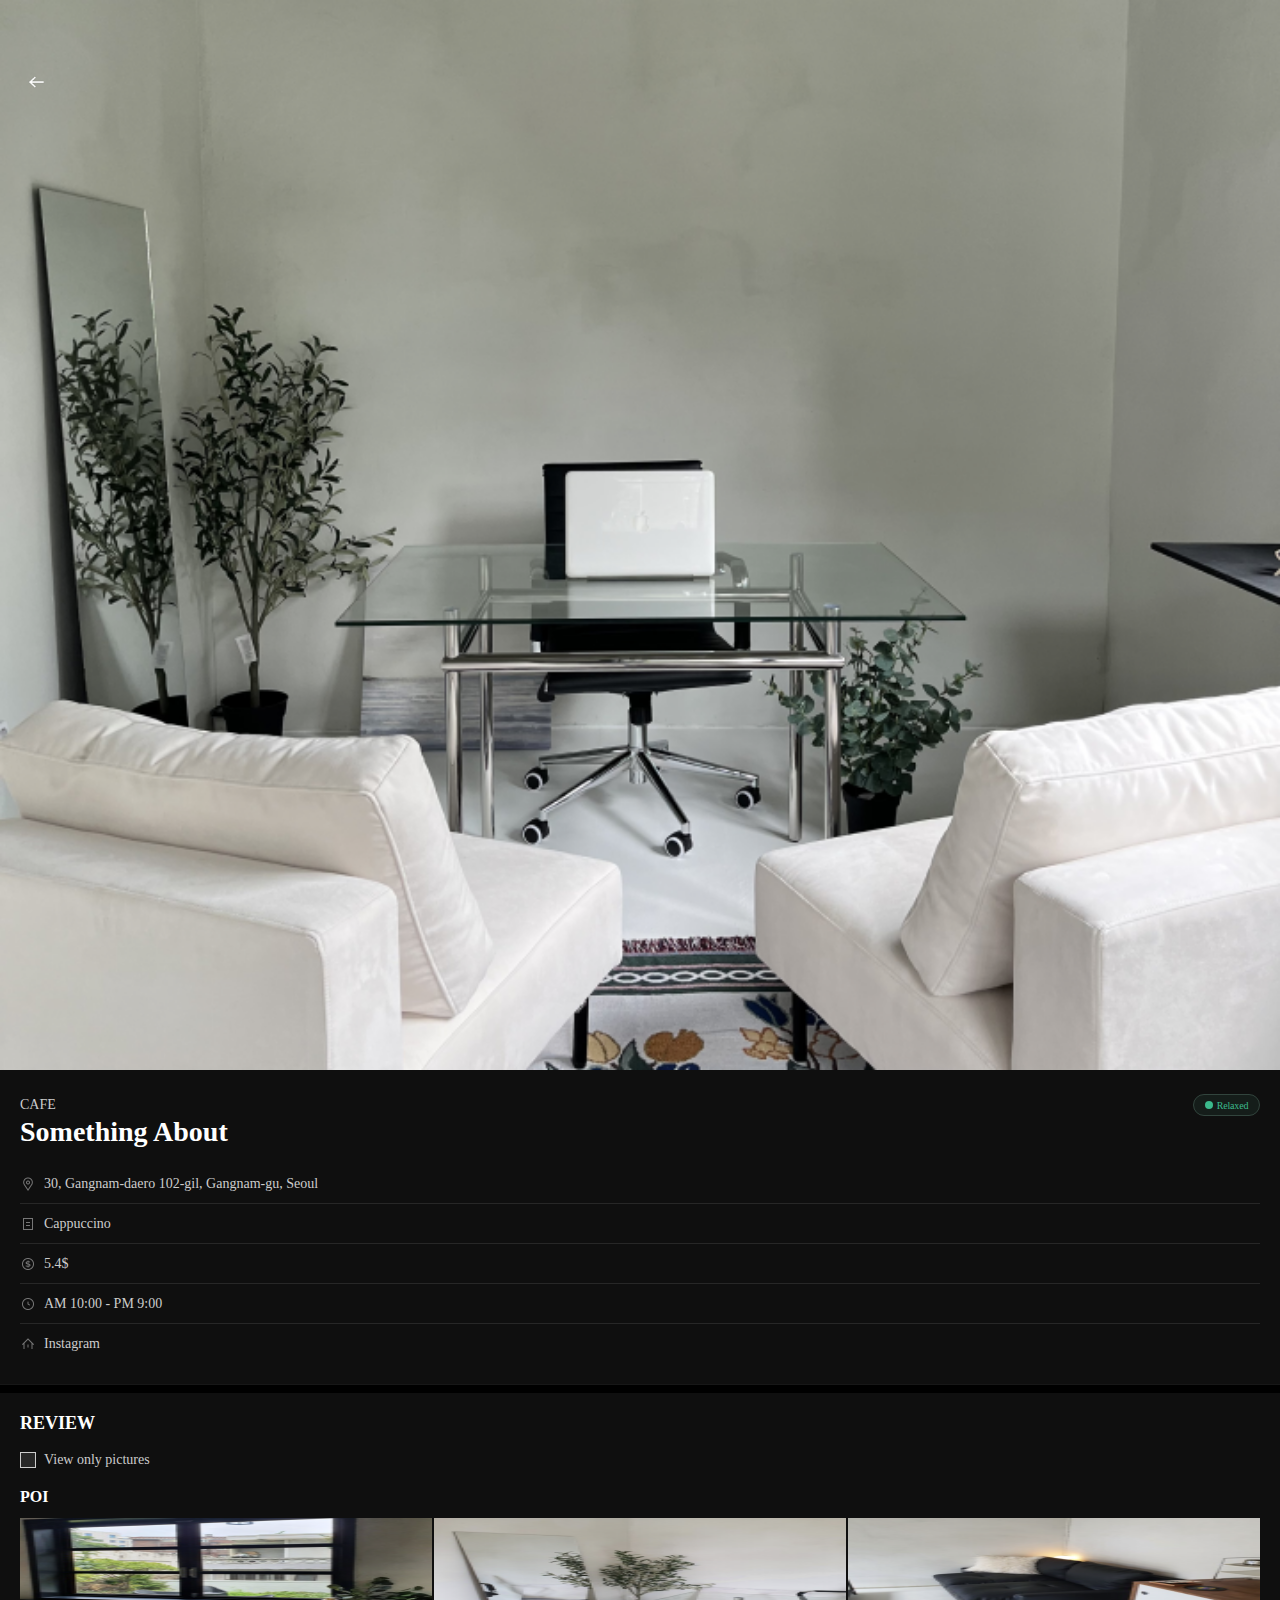
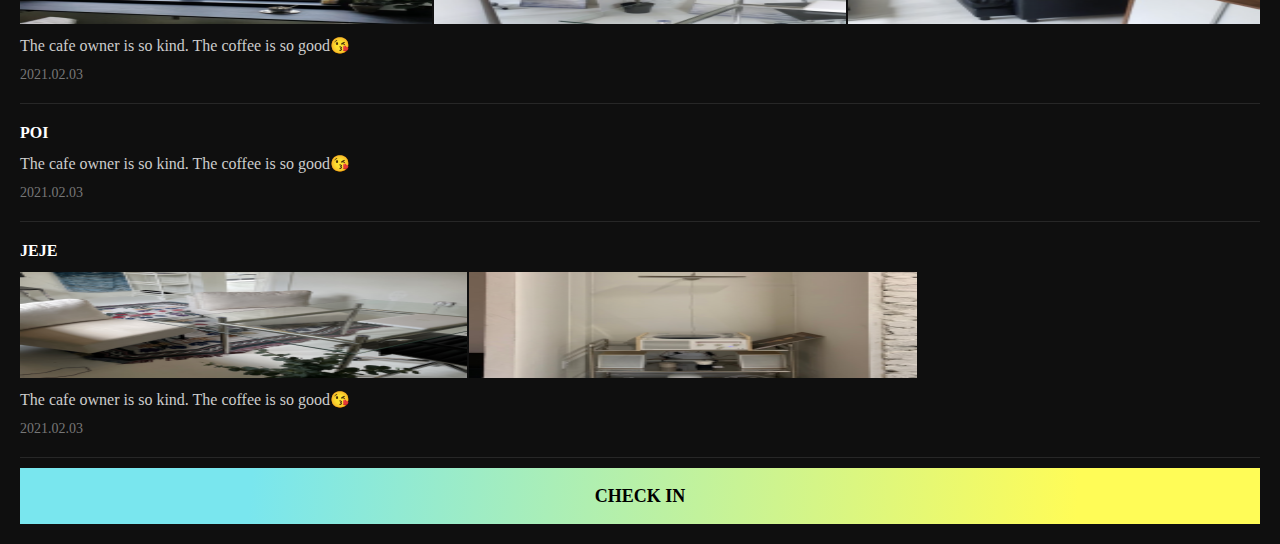
<file: detail.html>
<!DOCTYPE html>
<html lang="en">

<head>
    <meta charset="UTF-8">
    <meta http-equiv="X-UA-Compatible" content="IE=edge">
    <meta name="viewport" content="width=device-width, initial-scale=1.0">
    <script src="js/jquery-3.6.1.js"></script>

    <title>Document</title>
    <script>
        $(document).ready(function () {
            $("#check1").off("click").on("click", function () {
                if ($('input:checkbox[id="check1"]').is(':checked') == false) {
                    if ($(".review_card_box").hasClass("hide")) {
                        $(".review_card_box").removeClass("hide")
                    }
                    $(".review_tab").addClass("hide");
                    $(".review_image_box").addClass("hide");
                }

                if ($('input:checkbox[id="check1"]').is(':checked') == true) {
                    $(".review_card_box").addClass("hide")

                    if ($(".review_tab").hasClass("hide")) {
                        $(".review_tab").removeClass("hide")
                    }

                    if ($(".review_image_box").hasClass("hide")) {
                        $(".review_image_box").removeClass("hide")
                    }
                }
            })

            $(".tab").click(function () {
                var idx = $(this).index();
                $(".tab").removeClass("tab_select");
                $(".tab").eq(idx).addClass("tab_select");
            })
        });

    </script>
    <link rel="stylesheet" href="css/detail.css" />
</head>

<body>
    <div class="detail">
        <div class="image_container">
            <img src="./assets/detail/1.png" class="background" />
            <img src="./assets/detail/arrow_icon.png" class="pre_icon" />
        </div>
        <div class="content_container">
            <div class="content_title_container">
                <div class="title_top">
                    <p class="category_title">CAFE</p>
                    <div class="congestion_box">
                        <div class="congestion_circle"></div>
                        <p class="congestion_text">Relaxed</p>
                    </div>
                </div>
                <div class="title_bottom">
                    <p class="title">Something About</p>
                </div>
            </div>

            <div class="content_detail_container">
                <div class="content_detail"><img src="./assets/detail/icon1.png" class="detail_icon" />
                    <p class="detail_text">30, Gangnam-daero 102-gil, Gangnam-gu, Seoul</p>
                </div>
                <div class="content_detail"><img src="./assets/detail/icon2.png" class="detail_icon" />
                    <p class="detail_text">Cappuccino</p>
                </div>
                <div class="content_detail"><img src="./assets/detail/icon3.png" class="detail_icon" />
                    <p class="detail_text">5.4$</p>
                </div>
                <div class="content_detail"><img src="./assets/detail/icon4.png" class="detail_icon" />
                    <p class="detail_text">AM 10:00 - PM 9:00</p>
                </div>
                <div class="content_detail"><img src="./assets/detail/icon5.png" class="detail_icon" />
                    <p class="detail_text">Instagram</p>
                </div>
            </div>
        </div>

        <div class="line"></div>

        <div class="review_container">
            <div class="review_title">
                <p>REVIEW</p>
            </div>
            <div class="review_check_box">
                <input type="checkbox" value="View only pictures" id="check1" />
                <label for="check1"></label>
                <p class="">View only pictures</p>
            </div>

            <div class="review_tab hide">
                <div class="tab tab_select">All</div>
                <div class="tab">Shop</div>
                <div class="tab">Food</div>
                <div class="tab">Selfy</div>
            </div>

            <div class="review_image_box hide">
                <div class="review_image_row">
                    <img src="./assets/detail/review_card_image1.png" class="row_image" />
                    <img src="./assets/detail/review_card_image2.png" class="row_image" />
                    <img src="./assets/detail/review_card_image3.png" class="row_image" />
                </div>
                <div class="review_image_row">
                    <img src="./assets/detail/review_card_image4.png" class="row_image" />
                    <img src="./assets/detail/review_card_image5.png" class="row_image" />
                    <img src="./assets/detail/review_card_image6.png" class="row_image" />
                </div>
                <div class="review_image_row">
                    <img src="./assets/detail/review_card_image7.png" class="row_image" />
                    <img src="./assets/detail/review_card_image8.png" class="row_image" />
                    <img src="./assets/detail/review_card_image9.png" class="row_image" />
                </div>
            </div>

            <div class="review_card_box">
                <div class="review_card">
                    <div class="review_card_title">
                        POI
                    </div>
                    <div class="review_card_image">
                        <img src="./assets/detail/review_image1.png" class="review_image" />
                        <img src="./assets/detail/review_image2.png" class="review_image" />
                        <img src="./assets/detail/review_image3.png" class="review_image" />
                    </div>
                    <div class="review_card_content">
                        The cafe owner is so kind. The coffee is so good😘
                    </div>
                    <div class="review_card_date">
                        2021.02.03
                    </div>
                </div>
            </div>

            <div class="review_card_box">
                <div class="review_card">
                    <div class="review_card_title">
                        POI
                    </div>
                    <div class="review_card_content">
                        The cafe owner is so kind. The coffee is so good😘
                    </div>
                    <div class="review_card_date">
                        2021.02.03
                    </div>
                </div>
            </div>

            <div class="review_card_box">
                <div class="review_card">
                    <div class="review_card_title">
                        JEJE
                    </div>
                    <div class="review_card_image">
                        <img src="./assets/detail/review_image4.png" class="review_image" />
                        <img src="./assets/detail/review_image5.png" class="review_image" />
                    </div>
                    <div class="review_card_content">
                        The cafe owner is so kind. The coffee is so good😘
                    </div>
                    <div class="review_card_date">
                        2021.02.03
                    </div>
                </div>
            </div>

            <div class="checkin_bar">
                <div class="checkin_button">
                    <a href="/all.html">
                        <p>CHECK IN</p>
                    </a>
                </div>
            </div>



        </div>
    </div>
</body>

</html>
</file>
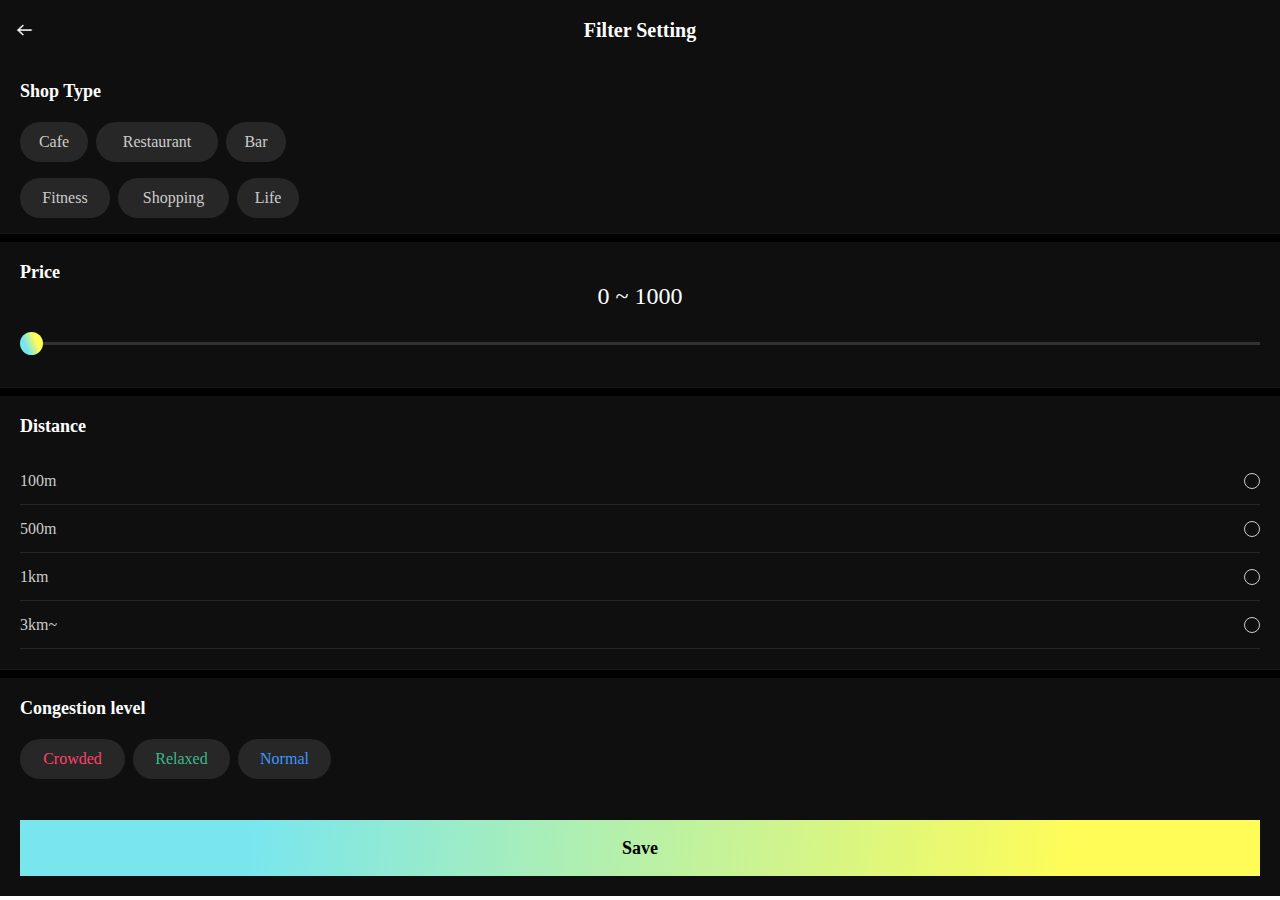
<file: filter.html>
<!DOCTYPE html>
<html lang="en">

<head>
    <meta charset="UTF-8">
    <meta http-equiv="X-UA-Compatible" content="IE=edge">
    <meta name="viewport" content="width=device-width, initial-scale=1.0">
    <script src="js/jquery-3.6.1.js"></script>
    <title>Document</title>
    <script>
        $(document).ready(function () {
            $(".category1").off("click").on("click", function () {
                if ($(".category1").hasClass("active")) {
                    $(".category1").removeClass("active");
                }
                else {
                    $(".category1").addClass("active");
                }
            });
            $(".category2").off("click").on("click", function () {
                if ($(".category2").hasClass("active")) {
                    $(".category2").removeClass("active");
                }
                else {
                    $(".category2").addClass("active");
                }
            });
            $(".category3").off("click").on("click", function () {
                if ($(".category3").hasClass("active")) {
                    $(".category3").removeClass("active");
                }
                else {
                    $(".category3").addClass("active");
                }
            });
            $(".category4").off("click").on("click", function () {
                if ($(".category4").hasClass("active")) {
                    $(".category4").removeClass("active");
                }
                else {
                    $(".category4").addClass("active");
                }
            });
            $(".category5").off("click").on("click", function () {
                if ($(".category5").hasClass("active")) {
                    $(".category5").removeClass("active");
                }
                else {
                    $(".category5").addClass("active");
                }
            });
            $(".category6").off("click").on("click", function () {
                if ($(".category6").hasClass("active")) {
                    $(".category6").removeClass("active");
                }
                else {
                    $(".category6").addClass("active");
                }
            });

            $(".congestion_select_item1").off("click").on("click", function () {
                if ($(".congestion_select_item1").hasClass("congestion_active")) {
                    $(".congestion_select_item1").removeClass("congestion_active");
                }
                else {
                    $(".congestion_select_item1").addClass("congestion_active");
                }
            });
            $(".congestion_select_item2").off("click").on("click", function () {
                if ($(".congestion_select_item2").hasClass("congestion_active")) {
                    $(".congestion_select_item2").removeClass("congestion_active");
                }
                else {
                    $(".congestion_select_item2").addClass("congestion_active");
                }
            });
            $(".congestion_select_item3").off("click").on("click", function () {
                if ($(".congestion_select_item3").hasClass("congestion_active")) {
                    $(".congestion_select_item3").removeClass("congestion_active");
                }
                else {
                    $(".congestion_select_item3").addClass("congestion_active");
                }
            });

            $('input[type=range]').on('input', function () {
                var val = $(this).val();
                $(this).css('background', 'linear-gradient(95.15deg, #79E6EE 0%, #FFFC57 ' + val*10 + '%, #333 ' + val*10 + '%, #333 100%)');
            });
        });

    </script>
    <link rel="stylesheet" href="css/filter.css" />

</head>

<body>
    <div>
        <div class="top_bar">
            <div class="icon_box">
                <div class="icon">
                    <a href="/all.html" class="pre_link">
                        <img src="./assets/filter/arrow.png" class="arrow_icon" />
                    </a>
                </div>
            </div>
            <p class="top_title">Filter Setting</p>
        </div>

        <div class="shop_bar">
            <p class="shop_title">Shop Type</p>
            <div class="shop_category">
                <div class="category_row1">
                    <div class="category1">
                        <p>Cafe</p>
                    </div>
                    <div class="category2">
                        <p>Restaurant</p>
                    </div>
                    <div class="category3">
                        <p>Bar</p>
                    </div>
                </div>
                <div class="category_row2">
                    <div class="category4">
                        <p>Fitness</p>
                    </div>
                    <div class="category5">
                        <p>Shopping</p>
                    </div>
                    <div class="category6">
                        <p>Life</p>
                    </div>
                </div>
            </div>
        </div>
        <div class="line"></div>
        <div class="price_bar">
            <p class="price_title">Price</p>
            <div class="price_box">
                <p class="price_box_title">0 ~ <span id="value1">1000</span></p>
                <div class="range_box">
                    <div class="range">
                        <input type="range" min="0" max="10" step="1" value="0" oninput="document.getElementById('value1').innerHTML=(parseInt(this.value)+1)*1000;">
                    </div>
                </div>
            </div>
        </div>
        <div class="line"></div>
        <div class="distance_bar">
            <p class="distance_title">Distance</p>
            <div class="distance_list">
                <div class="distance_item">
                    <p>100m</p>
                    <input type="radio" name="circle" value="" />
                </div>
                <div class="distance_item">
                    <p>500m</p>
                    <input type="radio" name="circle" value="" />
                </div>
                <div class="distance_item">
                    <p>1km</p>
                    <input type="radio" name="circle" value="" />
                </div>
                <div class="distance_item">
                    <p>3km~</p>
                    <input type="radio" name="circle" value="" />
                </div>
            </div>
        </div>
    </div>
    <div class="line"></div>
    <div class="congestion_bar">
        <p class="congestion_title">Congestion level</p>
        <div class="congestion_select_box">
            <div class="congestion_select_item1">
                Crowded
            </div>
            <div class="congestion_select_item2">
                Relaxed
            </div>
            <div class="congestion_select_item3">
                Normal
            </div>
        </div>
    </div>
    
    <div class="save_bar">
        <div class="save_button">
            <a href="/all.html">
                <p>Save</p>
            </a>
        </div>
    </div>

    </div>
</body>

</html>
</file>
<file: css/detail.css>
* {
    margin: 0;
    padding: 0;
    box-sizing: border-box;
}

.detail {
    display: flex;
    flex-direction: column;
    align-items: center;
    justify-content: center;
    background: #0F0F0F;

}

.image_container {
    width: 100%;
}

.background {
    width: 100%;
}

.pre_icon{
    position: absolute;
    top: 75px;
    left: 27px;
    width: 18.39px;
    height: 14.14px;
}

.content_container {
    width: 100%;
    padding: 20px;
    display: flex;
    flex-direction: column;
    align-items: center;
    background: #0F0F0F;
    border-bottom: 1px solid #171717;
}

.content_title_container {
    width: 100%;
    display: flex;
    flex-direction: column;
}

.title_top {
    display: flex;
    justify-content: space-between;
    align-items: center;
}

.category_title {
    font-family: 'Montserrat';
    font-style: normal;
    font-weight: 400;
    font-size: 14px;
    color: #CCCCCC;
}

.congestion_box {
    width: 67px;
    height: 22px;
    background: #151D1A;
    border: 1px solid #32443D;
    border-radius: 100px;
    display: flex;
    /* justify-content: center; */
    align-items: center;
    justify-content: center;
}

.congestion_circle {
    width: 8px;
    height: 8px;
    background: #3BB98C;
    border-radius: 100%;
    margin-right: 4px;
}

.congestion_text {
    font-family: 'Montserrat';
    font-style: normal;
    font-weight: 400;
    font-size: 10px;
    letter-spacing: -0.02em;
    color: #3BB98C;
}

.title {
    font-family: 'Montserrat';
    font-style: normal;
    font-weight: 800;
    font-size: 28px;
    color: #FFFFFF;
}

.content_detail_container {
    margin-top: 16px;
    width: 100%;
    display: flex;
    flex-direction: column;
    align-items: center;
}

.content_detail {
    width: 100%;
    height: 40px;
    display: flex;
    align-items: center;
    border-bottom: 1px solid #272727;
}

.content_detail:last-child {
    border-bottom: none;
}

.detail_icon {
    width: 16px;
    height: 16px;
    margin-right: 8px;
}

.detail_text {
    font-family: 'Montserrat';
    font-style: normal;
    font-weight: 400;
    font-size: 14px;
    color: #CCCCCC;
}

.line {
    width: 100%;
    height: 8px;
    background: #000;
}

.review_container {
    width: 100%;
    background: #0F0F0F;
    padding: 20px;
    display: flex;
    flex-direction: column;
}

.review_title {
    font-family: 'Montserrat';
    font-style: normal;
    font-weight: 600;
    font-size: 18px;
    color: #FFFFFF;
    margin-bottom: 18px;
}

.review_check_box {
    display: flex;
}

.review_check_box p {
    margin-left: 8px;
    font-family: 'Montserrat';
    font-style: normal;
    font-weight: 400;
    font-size: 14px;
    color: #CCCCCC;
}

input[type="checkbox"] {
    display: none;
}

input[type="checkbox"]+label {
    display: inline-block;
    border: 1px solid #CCCCCC;
    position: relative;
    width: 16px;
    height: 16px;
    background: #272727;
}

input[id="check1"]:checked+label {
    background: linear-gradient(68.04deg, #79E6EE 30.07%, #FFFC57 67.71%);
    border: none;
}

input[id="check1"]:checked+label::after {
    content: '✔';
    font-size: 14px;
    width: 5px;
    height: 5px;
    text-align: center;
    position: absolute;
    left: 10%;
    top: 0;
}

.review_tab {
    margin-top: 4px;
    width: 100%;
    display: flex;
    align-items: center;
    border-bottom: 1px solid #777777;
}

.tab {
    display: flex;
    justify-content: center;
    align-items: center;
    padding: 8px 12px;
    font-family: 'Montserrat';
    font-style: normal;
    font-weight: 400;
    font-size: 15px;
    color: #777777;
}

.tab_select {
    font-weight: 600;
    font-size: 15px;
    color: #FFFFFF;
    border-bottom: 2px solid #FFFFFF;
}

.review_image_box{
    margin-top: 12px;
    width: 100%;
    display: flex;
    flex-direction: column;
}

.review_image_row{
    display: grid;
    grid-template-columns: repeat(3, auto);
    grid-gap: 2px;
    width: 100%;
}

.row_image{
    width: 100%;
}

.review_card_box {
    display: flex;
    flex-direction: column;
}

.review_card {
    display: flex;
    flex-direction: column;
    padding: 20px 0px;
    border-bottom: 1px solid #272727;
}

.review_card_title {
    font-family: 'Montserrat';
    font-style: normal;
    font-weight: 600;
    font-size: 16px;
    color: #FFFFFF;
    margin-bottom: 12px;
}

.review_card_image {
    display: grid;
    grid-template-columns: repeat(3, auto);
    grid-gap: 2px;
    width: 100%;
    margin-bottom: 12px;
}

.review_image {
    width: 100%;
    height: 106px;
}

.review_card_content {
    font-family: 'Montserrat';
    font-style: normal;
    font-weight: 400;
    font-size: 16px;
    color: #CCCCCC;
    margin-bottom: 12px;
}

.review_card_date {
    font-family: 'Montserrat';
    font-style: normal;
    font-weight: 400;
    font-size: 14px;
    color: #777777;
}

.checkin_bar {
    margin-top: 10px;
    width: 100%;
    background: #0f0f0f;
    display: flex;
    justify-content: center;
}

.checkin_button {
    display: flex;
    justify-content: center;
    align-items: center;
    width: 100%;
    height: 56px;
    background: linear-gradient(95.15deg, #79E6EE 18.69%, #FFFC57 85.22%);
}

.checkin_button a {
    text-decoration: none;
    cursor: pointer;
}

.checkin_button p {
    font-family: 'Montserrat';
    font-style: normal;
    font-weight: 700;
    font-size: 18px;
    color: #000000;
}



.hide{
    display: none;
}
</file>
<file: css/filter.css>
* {
    margin: 0;
    padding: 0;
    box-sizing: border-box;

}

.top_bar {
    background: #0f0f0f;
    display: flex;
    flex-direction: row;
    justify-content: center;
    align-items: center;
    width: 100%;
    height: 60px;

}

.icon_box {
    position: absolute;
    width: 48px;
    height: 48px;
    left: 0;
    top: 0;
}

.icon {
    width: 40px;
    height: 40px;
    position: absolute;
    left: 4px;
    top: 10px;
}

.pre_link {
    text-decoration: none;
    cursor: pointer;
}

.arrow_icon {
    position: absolute;
    left: 11px;
    top: 13px;
    width: 18.39px;
    height: 14.14px;
}

.top_title {
    font-family: 'Montserrat';
    font-style: normal;
    font-weight: 600;
    font-size: 20px;
    line-height: 24px;
    text-align: center;
    color: #fff;
}

.shop_bar {
    width: 100%;
    height: 174px;
    padding: 20px;
    background: #0f0f0f;
    border-bottom: 1px solid #171717;
}

.shop_title {
    font-family: 'Montserrat';
    font-style: normal;
    font-weight: 600;
    font-size: 18px;
    line-height: 22px;
    color: #FFFFFF;
}

.shop_category {
    display: flex;
    flex-direction: column;
    align-items: flex-start;
    margin-top: 20px;
    width: 266px;
    height: 92px;
    font-family: 'Montserrat';
    font-style: normal;
    font-weight: 400;
    font-size: 16px;
    color: #CCCCCC;
}

.category_row1 {
    display: flex;
    flex-direction: row;
    margin-bottom: 16px;
}

.category1 {
    display: flex;
    justify-content: center;
    align-items: center;
    width: 68px;
    height: 40px;
    background: #272727;
    border-radius: 100px;
    margin-right: 8px;
}

.category2 {
    display: flex;
    justify-content: center;
    align-items: center;
    width: 122px;
    height: 40px;
    background: #272727;
    margin-right: 8px;
    border-radius: 100px;
}

.category3 {
    display: flex;
    justify-content: center;
    align-items: center;
    width: 60px;
    height: 40px;
    background: #272727;
    border-radius: 100px;
}

.category_row2 {
    display: flex;
    flex-direction: row;
    margin-bottom: 16px;
}

.category4 {
    display: flex;
    align-items: center;
    justify-content: center;
    width: 90px;
    height: 40px;
    background: #272727;
    border-radius: 100px;
    margin-right: 8px;
}

.category5 {
    display: flex;
    justify-content: center;
    align-items: center;
    width: 111px;
    height: 40px;
    background: #272727;
    border-radius: 100px;
    margin-right: 8px;
}

.category6 {
    display: flex;
    justify-content: center;
    align-items: center;
    width: 62px;
    height: 40px;
    border-radius: 100px;
    background: #272727;

}

.line {
    width: 100%;
    height: 8px;
    background: #000000;
}

.price_bar {
    background: #0f0f0f;
    width: 100%;
    height: 146px;
    padding: 20px;
    border-bottom: 1px solid #171717;
}

.price_title {
    font-family: 'Montserrat';
    font-style: normal;
    font-weight: 600;
    font-size: 18px;
    color: #FFFFFF;
}

.price_box {
    height: 64px;
    display: flex;
    flex-direction: column;
}

.price_box_title {
    font-family: 'Montserrat';
    font-style: normal;
    font-weight: 500;
    font-size: 24px;
    text-align: center;
    color: #FFFFFF;
}

.range_box {
    margin-top: 20px;
    display: flex;
    justify-content: center;
    align-items: center;
    height: 23px;
    position: relative;
}

.range_base {
    margin-top: 12px;
    width: 100%;
    height: 1px;
    background: #333;
}

.range {
    width: 100%;
    position: relative;
}

.range_circle {
    position: absolute;
    width: 8.63px;
    height: 8.63px;
    background: #000;
    border-radius: 100%;
    top: 10px;
    z-index: 10;
}

input[type=range] {
    width: 100%;
    -webkit-appearance: none;
    background: transparent;
    background: #333;
    margin-top: 12px;
    transition: background 450ms ease-in;

}

input[type=range]:focus {
    outline: none;
}

input[type=range]::-webkit-slider-thumb {
    -webkit-appearance: none;
    cursor: pointer;
    display: flex;
    align-items: center;
    justify-content: center;
    width: 23px;
    height: 23px;
    background: linear-gradient(68.04deg, #79E6EE 30.07%, #FFFC57 67.71%);

    border-radius: 100%;
    margin-top: -10px;

}

input[type=range]::-webkit-slider-runnable-track {
    cursor: pointer;
    width: 167px;
    height: 3px;

}

.distance_bar {
    width: 100%;
    height: 274px;
    padding: 20px;
    background: #0f0f0f;
    border-bottom: 1px solid #171717;
}

.distance_title {
    font-family: 'Montserrat';
    font-style: normal;
    font-weight: 600;
    font-size: 18px;
    color: #FFFFFF;
}

.distance_list {
    margin-top: 20px;
    width: 100%;
    height: 192px;
    /* background: #fff; */
    display: flex;
    flex-direction: column;
}

.distance_item {
    display: flex;
    justify-content: space-between;
    align-items: center;
    height: 48px;
    border-bottom: 1px solid #272727;
}

.distance_item p {
    font-family: 'Montserrat';
    font-style: normal;
    font-weight: 400;
    font-size: 16px;
    color: #CCCCCC;
}

.distance_circle {
    width: 16px;
    height: 16px;
    border: 1px solid #CCCCCC;
    border-radius: 100px;
}

[type="radio"] {
    vertical-align: middle;
    appearance: none;
    width: 16px;
    height: 16px;
    border: 1px solid #CCCCCC;
    border-radius: 100px;
}

[type="radio"]:checked {
    border: 5px solid transparent;
    background-image: linear-gradient(#000, #000), linear-gradient(to right, #79E6EE, #FFFC57);
    background-origin: border-box;
    background-clip: content-box, border-box;
}

.congestion_bar {
    width: 100%;
    height: 122px;
    padding: 20px;
    background: #0f0f0f;
}

.congestion_title {
    font-family: 'Montserrat';
    font-style: normal;
    font-weight: 600;
    font-size: 18px;
    color: #FFFFFF;
}

.congestion_select_box {
    margin-top: 20px;
    display: flex;
    flex-direction: row;
}

.congestion_select_item1 {
    display: flex;
    justify-content: center;
    align-items: center;
    width: 105px;
    height: 40px;
    background: #272727;
    border-radius: 100px;
    font-family: 'Montserrat';
    font-style: normal;
    font-weight: 400;
    font-size: 16px;
    color: #FF4368;
    margin-right: 8px;
}

.congestion_select_item2 {
    display: flex;
    justify-content: center;
    align-items: center;
    width: 97px;
    height: 40px;
    background: #272727;
    border-radius: 100px;
    font-family: 'Montserrat';
    font-style: normal;
    font-weight: 400;
    font-size: 16px;
    color: #3BB98C;
    margin-right: 8px;

}

.congestion_select_item3 {
    display: flex;
    justify-content: center;
    align-items: center;
    width: 93px;
    height: 40px;
    background: #272727;
    border-radius: 100px;
    font-family: 'Montserrat';
    font-style: normal;
    font-weight: 400;
    font-size: 16px;
    color: #3C96FF;
    margin-right: 8px;

}

.save_bar {
    width: 100%;
    background: #0f0f0f;
    display: flex;
    justify-content: center;
    padding: 20px;
}

.save_button {
    display: flex;
    justify-content: center;
    align-items: center;
    width: 100%;
    height: 56px;
    background: linear-gradient(95.15deg, #79E6EE 18.69%, #FFFC57 85.22%);
}

.save_button a {
    text-decoration: none;
    cursor: pointer;
}

.save_button p {
    font-family: 'Montserrat';
    font-style: normal;
    font-weight: 700;
    font-size: 18px;
    color: #000000;
}

.active {
    border: 1px solid transparent;
    background-image: linear-gradient(#272727, #272727), linear-gradient(to right, #79E6EE, #FFFC57);
    background-origin: border-box;
    background-clip: content-box, border-box;
    color: #fff;
    font-weight: 500;
}

.congestion_active {
    border: 1px solid transparent;
    background-image: linear-gradient(#272727, #272727), linear-gradient(to right, #79E6EE, #FFFC57);
    background-origin: border-box;
    background-clip: content-box, border-box;
    font-weight: 500;
}
</file>
